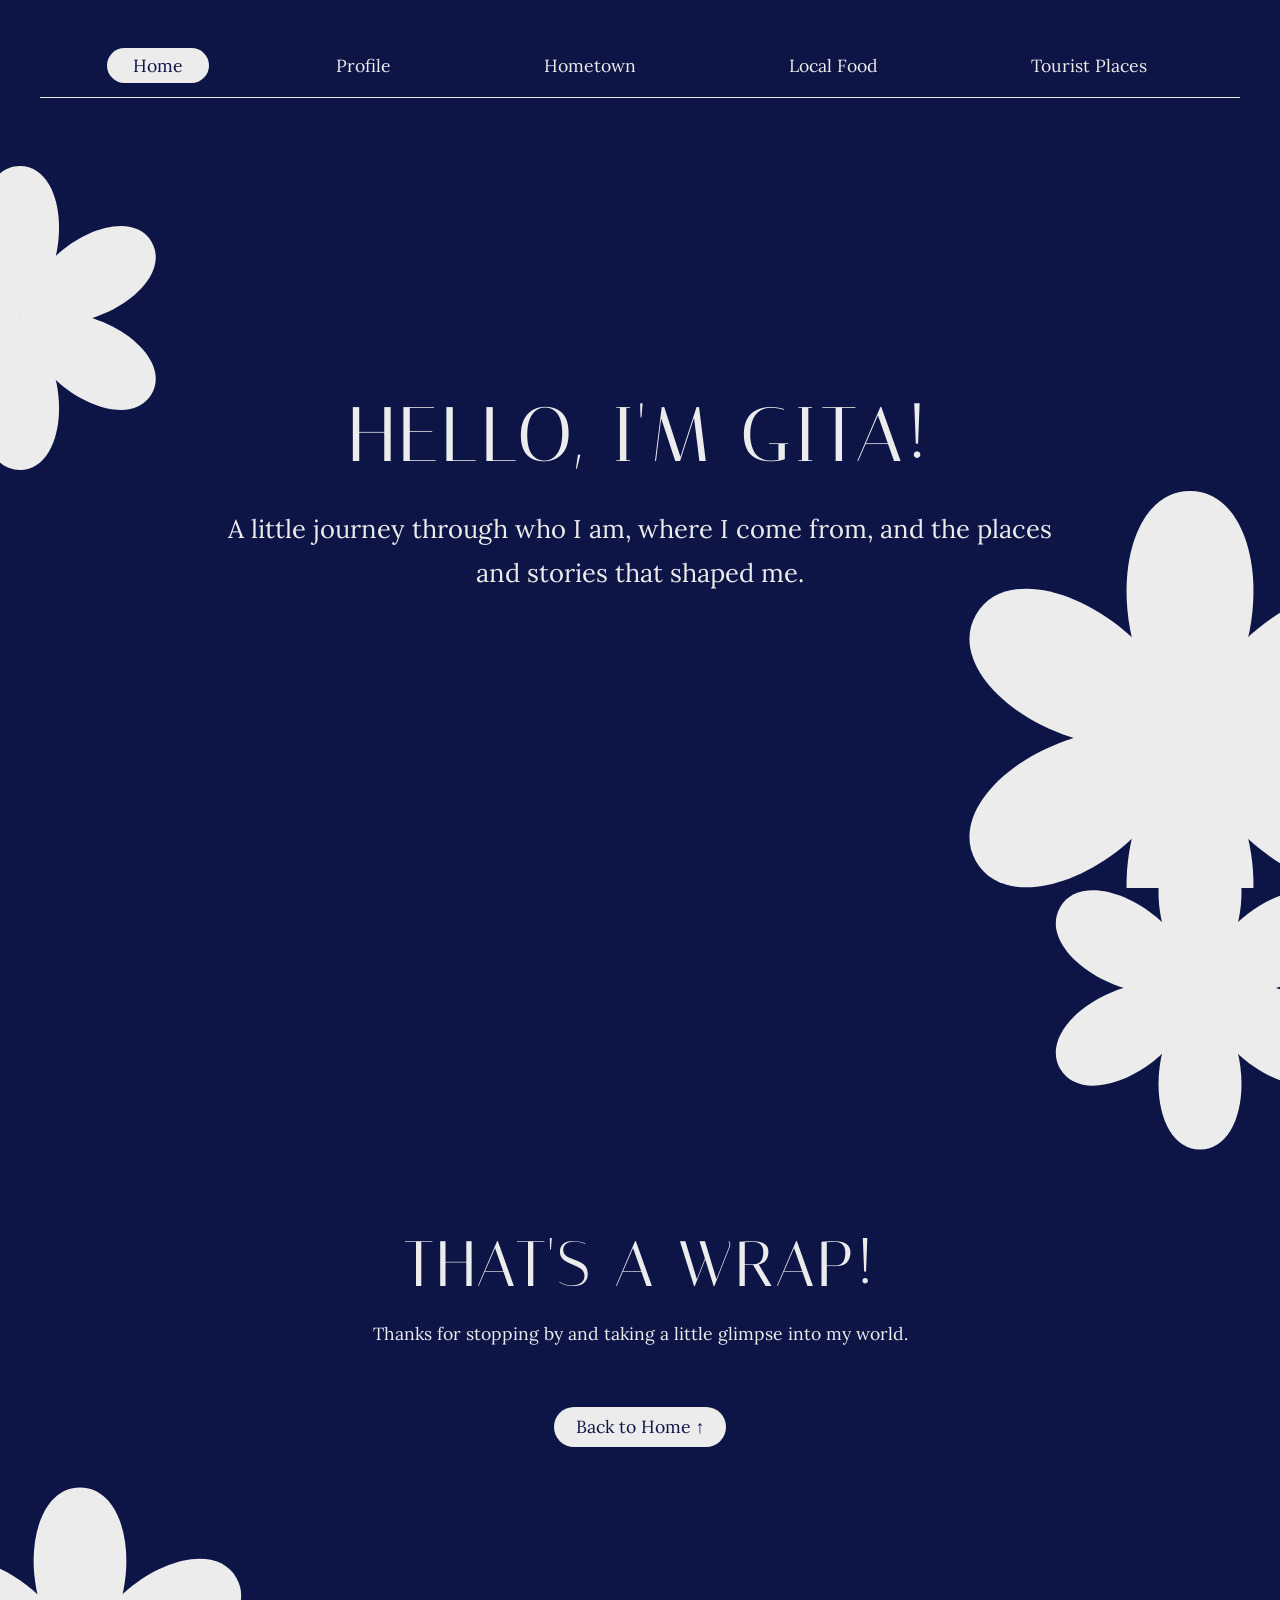
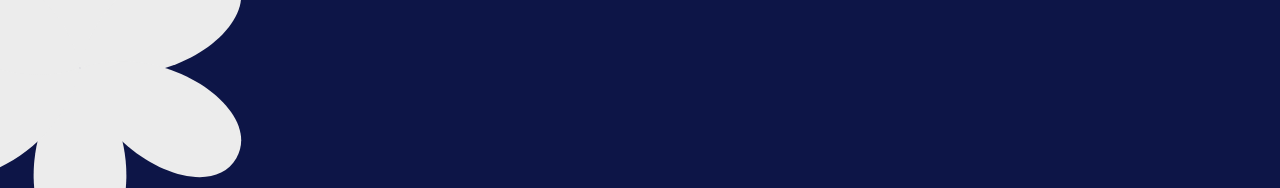
<file: quiz1/index.html>
<!DOCTYPE html>
<html lang="en">
<head>
<meta charset="UTF-8">
<meta name="viewport" content="width=device-width, initial-scale=1">
<title>Home | Gita</title>
<link rel="preconnect" href="https://fonts.googleapis.com">
<link rel="stylesheet" href="https://fonts.googleapis.com/css2?family=Italiana&family=Lora:ital,wght@0,400;0,500;1,400&display=swap">
<link rel="stylesheet" href="./style.css">
</head>
<body class="dark">
<nav id="nav" data-base="./" data-page="home"></nav>
<main id="top">
<section class="hero dark"><h1 class="display xl">Hello, I'm Gita!</h1>
<p class="lead">A little journey through who I am, where I come from, and the places and stories that shaped me.</p>
<svg class="flower f-tl" viewBox="-100 -100 200 200" aria-hidden="true"><g fill="#ececec"><path transform="rotate(0)" d="M0 0C-35 -30 -30 -95 0 -95C30 -95 35 -30 0 0Z"/><path transform="rotate(60)" d="M0 0C-35 -30 -30 -95 0 -95C30 -95 35 -30 0 0Z"/><path transform="rotate(120)" d="M0 0C-35 -30 -30 -95 0 -95C30 -95 35 -30 0 0Z"/><path transform="rotate(180)" d="M0 0C-35 -30 -30 -95 0 -95C30 -95 35 -30 0 0Z"/><path transform="rotate(240)" d="M0 0C-35 -30 -30 -95 0 -95C30 -95 35 -30 0 0Z"/><path transform="rotate(300)" d="M0 0C-35 -30 -30 -95 0 -95C30 -95 35 -30 0 0Z"/></g></svg><svg class="flower f-br" viewBox="-100 -100 200 200" aria-hidden="true"><g fill="#ececec"><path transform="rotate(0)" d="M0 0C-35 -30 -30 -95 0 -95C30 -95 35 -30 0 0Z"/><path transform="rotate(60)" d="M0 0C-35 -30 -30 -95 0 -95C30 -95 35 -30 0 0Z"/><path transform="rotate(120)" d="M0 0C-35 -30 -30 -95 0 -95C30 -95 35 -30 0 0Z"/><path transform="rotate(180)" d="M0 0C-35 -30 -30 -95 0 -95C30 -95 35 -30 0 0Z"/><path transform="rotate(240)" d="M0 0C-35 -30 -30 -95 0 -95C30 -95 35 -30 0 0Z"/><path transform="rotate(300)" d="M0 0C-35 -30 -30 -95 0 -95C30 -95 35 -30 0 0Z"/></g></svg></section>
<section class="wrap dark"><h2 class="display">That's a wrap!</h2><p>Thanks for stopping by and taking a little glimpse into my world.</p><a class="pill" href="#top" id="toTop">Back to Home &uarr;</a><svg class="flower f-tr" viewBox="-100 -100 200 200" aria-hidden="true"><g fill="#ececec"><path transform="rotate(0)" d="M0 0C-35 -30 -30 -95 0 -95C30 -95 35 -30 0 0Z"/><path transform="rotate(60)" d="M0 0C-35 -30 -30 -95 0 -95C30 -95 35 -30 0 0Z"/><path transform="rotate(120)" d="M0 0C-35 -30 -30 -95 0 -95C30 -95 35 -30 0 0Z"/><path transform="rotate(180)" d="M0 0C-35 -30 -30 -95 0 -95C30 -95 35 -30 0 0Z"/><path transform="rotate(240)" d="M0 0C-35 -30 -30 -95 0 -95C30 -95 35 -30 0 0Z"/><path transform="rotate(300)" d="M0 0C-35 -30 -30 -95 0 -95C30 -95 35 -30 0 0Z"/></g></svg><svg class="flower f-bl" viewBox="-100 -100 200 200" aria-hidden="true"><g fill="#ececec"><path transform="rotate(0)" d="M0 0C-35 -30 -30 -95 0 -95C30 -95 35 -30 0 0Z"/><path transform="rotate(60)" d="M0 0C-35 -30 -30 -95 0 -95C30 -95 35 -30 0 0Z"/><path transform="rotate(120)" d="M0 0C-35 -30 -30 -95 0 -95C30 -95 35 -30 0 0Z"/><path transform="rotate(180)" d="M0 0C-35 -30 -30 -95 0 -95C30 -95 35 -30 0 0Z"/><path transform="rotate(240)" d="M0 0C-35 -30 -30 -95 0 -95C30 -95 35 -30 0 0Z"/><path transform="rotate(300)" d="M0 0C-35 -30 -30 -95 0 -95C30 -95 35 -30 0 0Z"/></g></svg></section></main>
<script src="./script.js"></script>
</body>
</html>
</file>
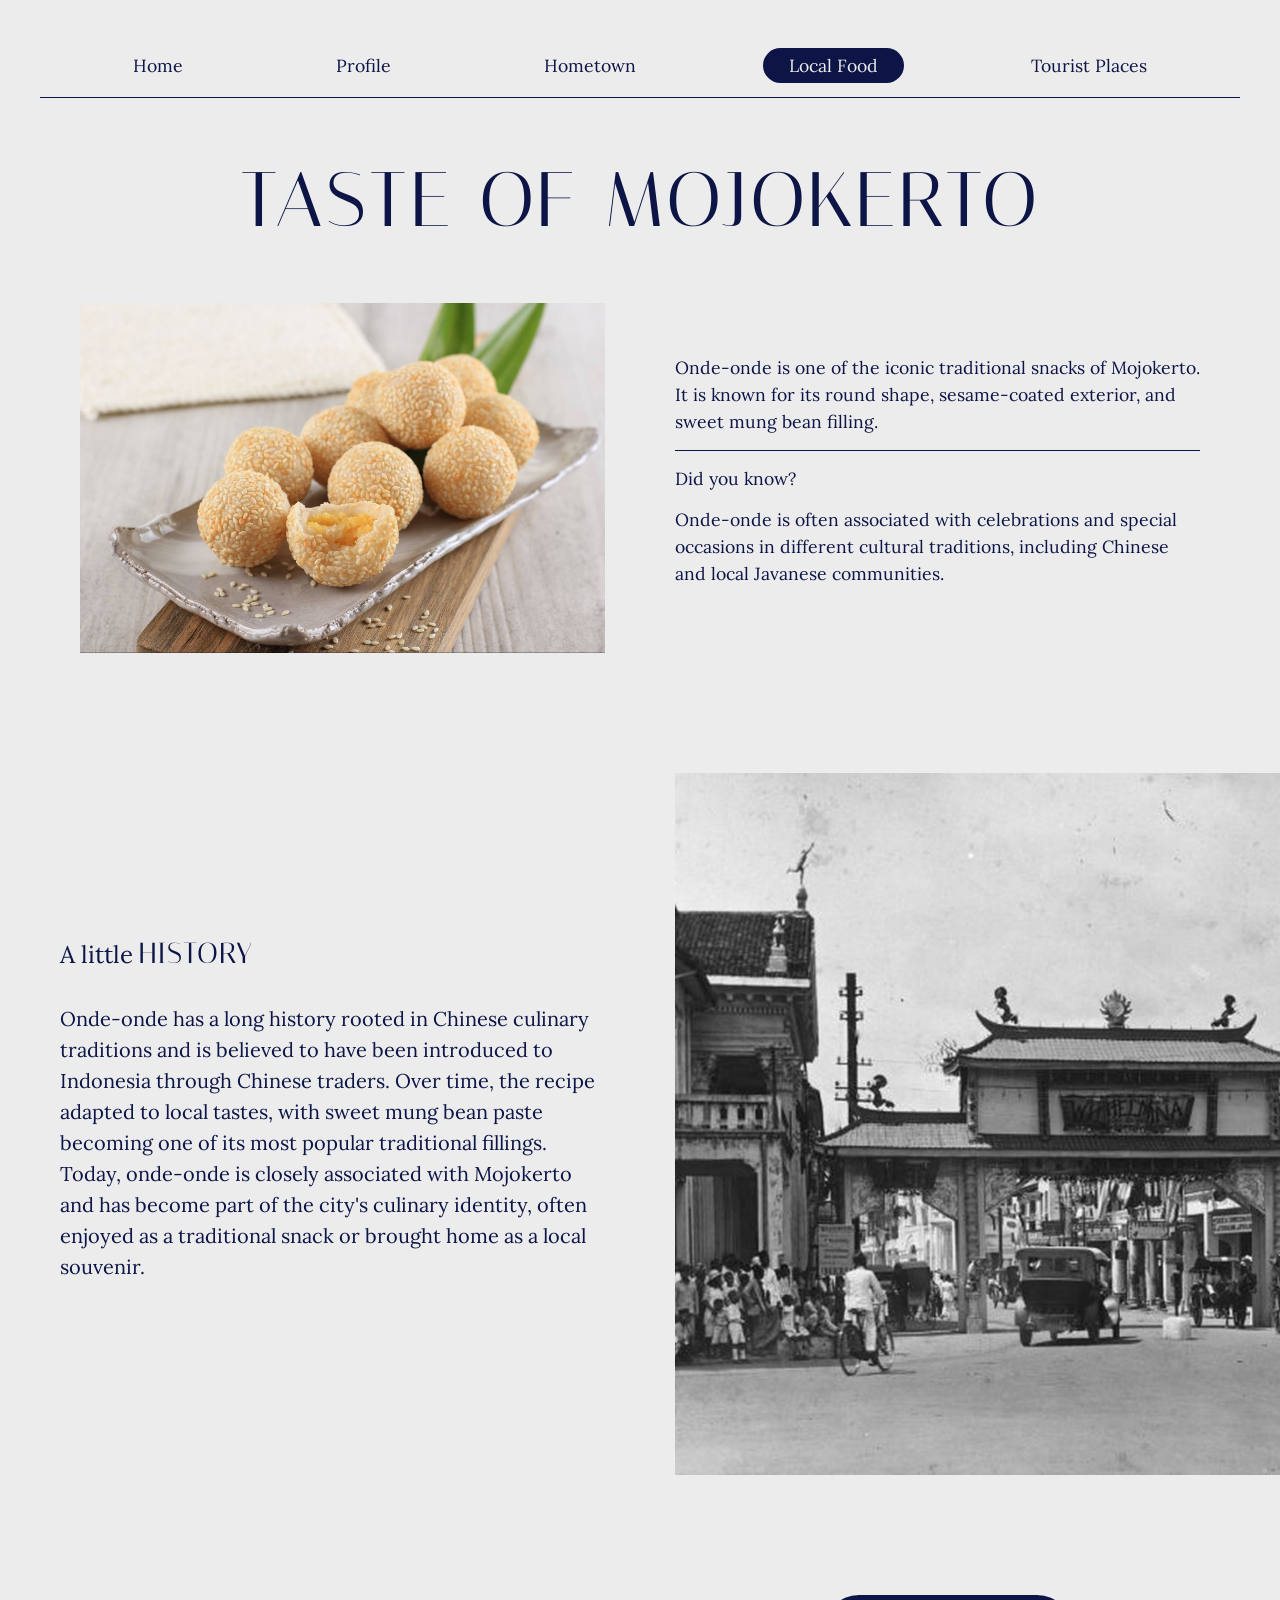
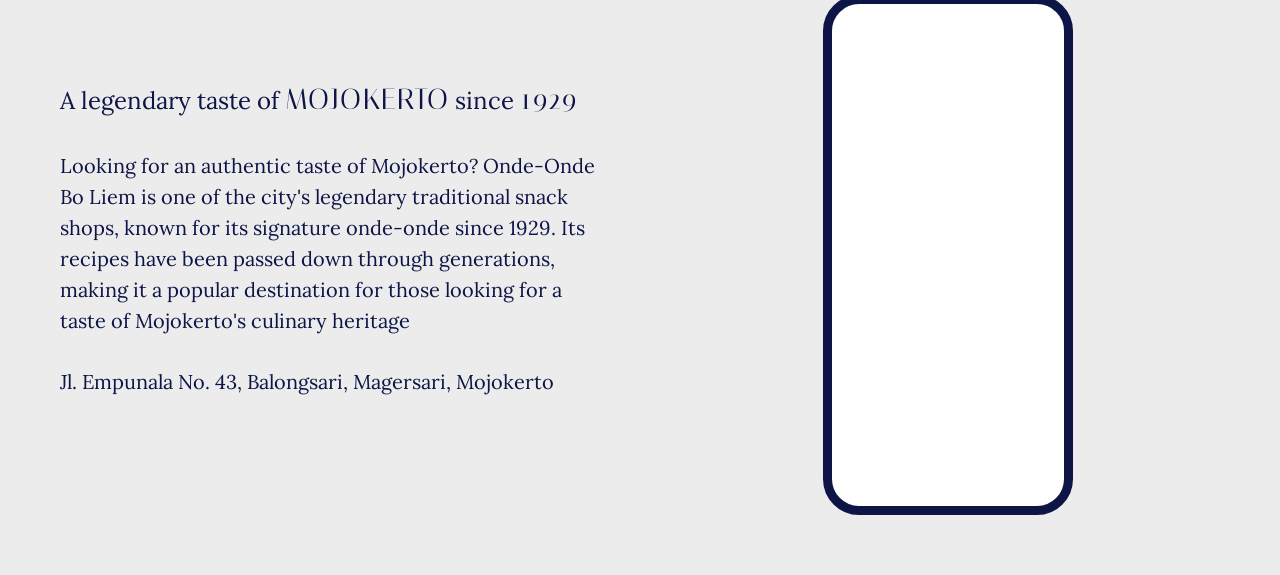
<file: quiz1/food/index.html>
<!DOCTYPE html>
<html lang="en">
<head>
<meta charset="UTF-8">
<meta name="viewport" content="width=device-width, initial-scale=1">
<title>Local Food | Gita</title>
<link rel="preconnect" href="https://fonts.googleapis.com">
<link rel="stylesheet" href="https://fonts.googleapis.com/css2?family=Italiana&family=Lora:ital,wght@0,400;0,500;1,400&display=swap">
<link rel="stylesheet" href="../style.css">
</head>
<body class="">
<nav id="nav" data-base="../" data-page="food"></nav>
<main>
<section class="food1"><h1 class="display xl center">Taste of Mojokerto</h1>
<div class="cols"><img class="photo" src="../assets/onde-onde.jpg" alt="Onde-onde">
<div class="text"><p>Onde-onde is one of the iconic traditional snacks of Mojokerto. It is known for its round shape, sesame-coated exterior, and sweet mung bean filling.</p><hr><p>Did you know?</p><p>Onde-onde is often associated with celebrations and special occasions in different cultural traditions, including Chinese and local Javanese communities.</p></div></div></section>
<section class="cols food2"><div class="text"><h2 class="sub">A little <span class="display">History</span></h2>
<p>Onde-onde has a long history rooted in Chinese culinary traditions and is believed to have been introduced to Indonesia through Chinese traders. Over time, the recipe adapted to local tastes, with sweet mung bean paste becoming one of its most popular traditional fillings. Today, onde-onde is closely associated with Mojokerto and has become part of the city's culinary identity, often enjoyed as a traditional snack or brought home as a local souvenir.</p></div>
<img class="photo bleed" src="../assets/history.jpg" alt="Old Mojokerto street with a gate"></section>
<section class="cols food3"><div class="text"><h2 class="sub">A legendary taste of <span class="display">Mojokerto</span> since <span class="display">1929</span></h2>
<p>Looking for an authentic taste of Mojokerto? Onde-Onde Bo Liem is one of the city's legendary traditional snack shops, known for its signature onde-onde since 1929. Its recipes have been passed down through generations, making it a popular destination for those looking for a taste of Mojokerto's culinary heritage</p>
<p>Jl. Empunala No. 43, Balongsari, Magersari, Mojokerto</p></div>
<div class="phone"><iframe title="Map of Onde-Onde Bo Liem" loading="lazy" src="https://maps.google.com/maps?q=Onde-Onde+Bo+Liem+Jl.+Empunala+43+Mojokerto&output=embed"></iframe></div></section></main>
<script src="../script.js"></script>
</body>
</html>
</file>
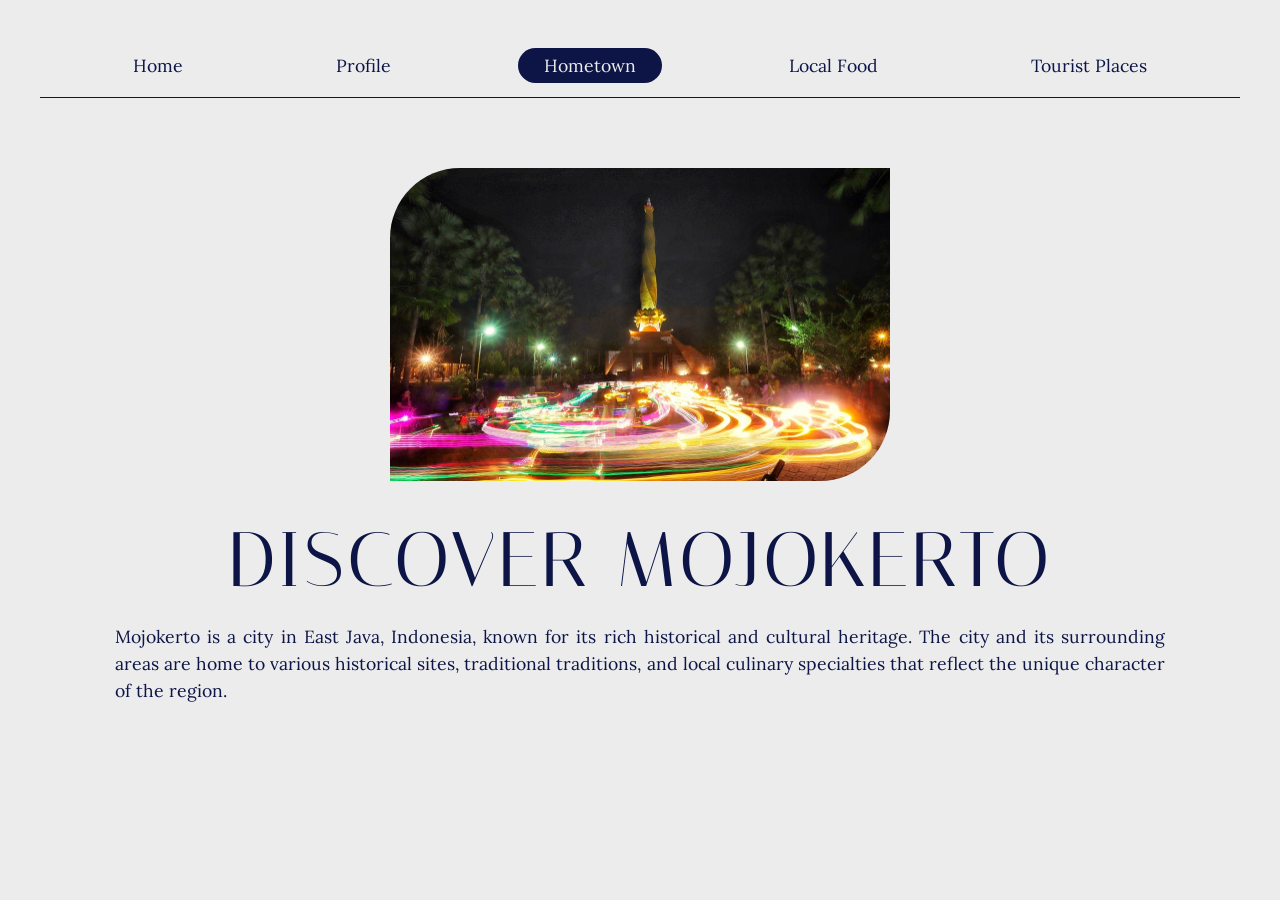
<file: quiz1/hometown/index.html>
<!DOCTYPE html>
<html lang="en">
<head>
<meta charset="UTF-8">
<meta name="viewport" content="width=device-width, initial-scale=1">
<title>Hometown | Gita</title>
<link rel="preconnect" href="https://fonts.googleapis.com">
<link rel="stylesheet" href="https://fonts.googleapis.com/css2?family=Italiana&family=Lora:ital,wght@0,400;0,500;1,400&display=swap">
<link rel="stylesheet" href="../style.css">
</head>
<body class="">
<nav id="nav" data-base="../" data-page="hometown"></nav>
<main><section class="center hometown">
<img class="shape" src="../assets/hometown.jpg" alt="Mojokerto monument at night">
<h1 class="display xl">Discover Mojokerto</h1>
<p class="body just">Mojokerto is a city in East Java, Indonesia, known for its rich historical and cultural heritage. The city and its surrounding areas are home to various historical sites, traditional traditions, and local culinary specialties that reflect the unique character of the region.</p></section></main>
<script src="../script.js"></script>
</body>
</html>
</file>
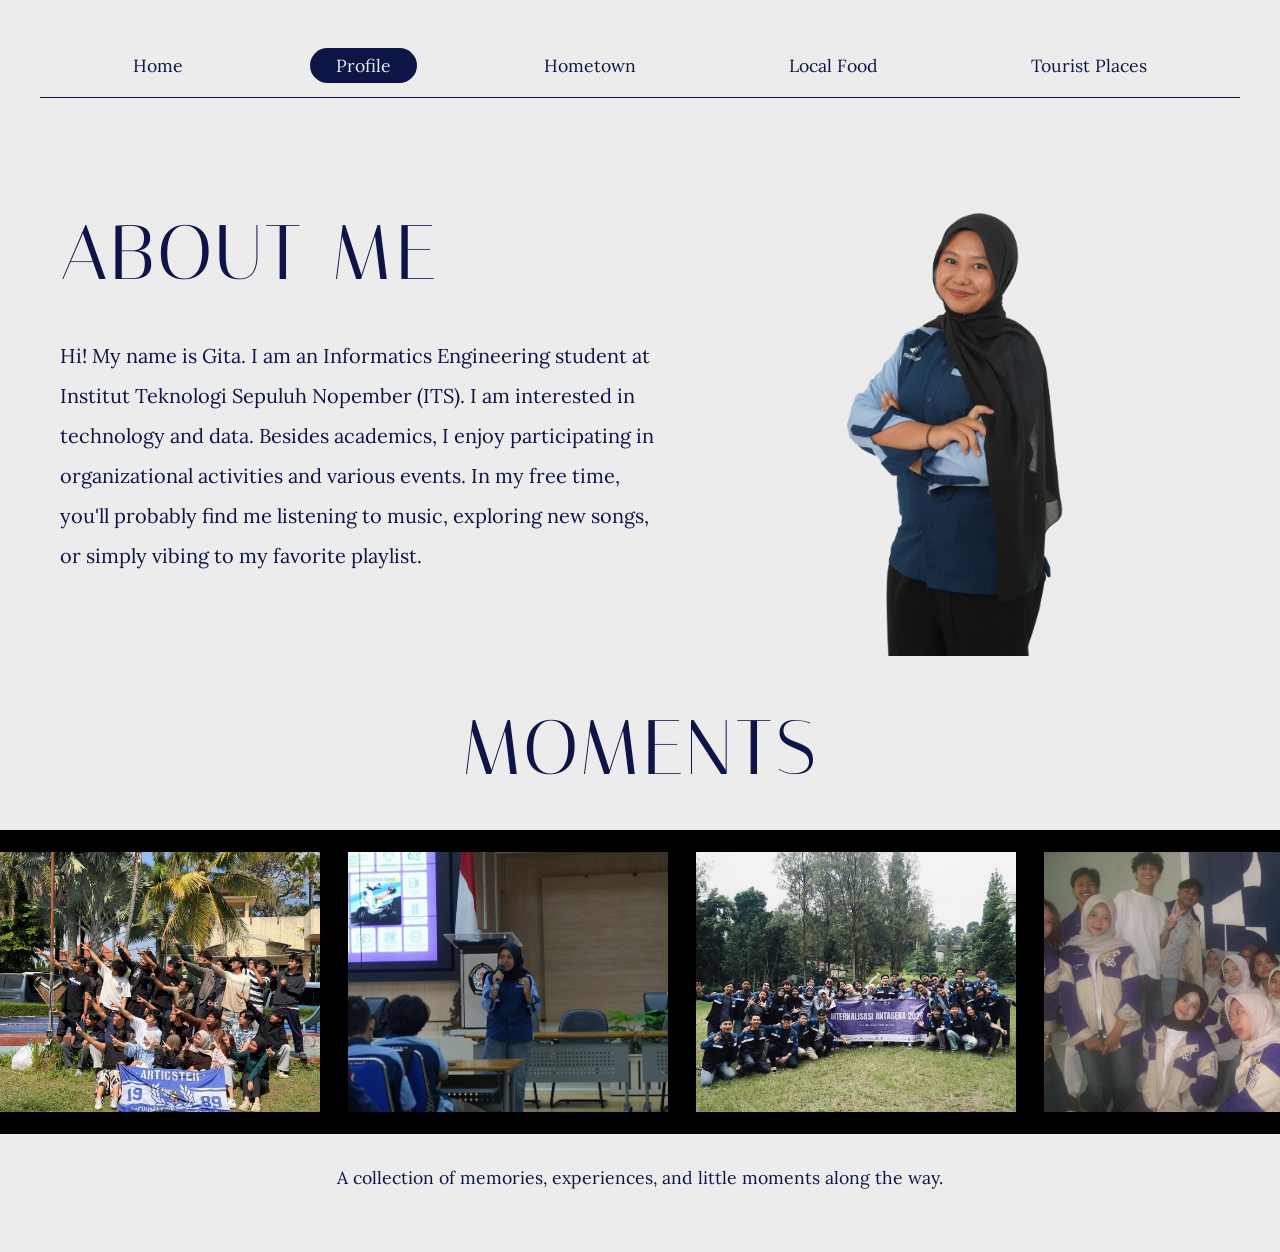
<file: quiz1/profile/index.html>
<!DOCTYPE html>
<html lang="en">
<head>
<meta charset="UTF-8">
<meta name="viewport" content="width=device-width, initial-scale=1">
<title>Profile | Gita</title>
<link rel="preconnect" href="https://fonts.googleapis.com">
<link rel="stylesheet" href="https://fonts.googleapis.com/css2?family=Italiana&family=Lora:ital,wght@0,400;0,500;1,400&display=swap">
<link rel="stylesheet" href="../style.css">
</head>
<body class="">
<nav id="nav" data-base="../" data-page="profile"></nav>
<main>
<section class="split about"><div><h1 class="display xl">About me</h1>
<p class="body">Hi! My name is Gita. I am an Informatics Engineering student at Institut Teknologi Sepuluh Nopember (ITS). I am interested in technology and data. Besides academics, I enjoy participating in organizational activities and various events. In my free time, you'll probably find me listening to music, exploring new songs, or simply vibing to my favorite playlist.</p></div>
<img class="portrait" src="../assets/gita.png" alt="Portrait of Gita"></section>
<section class="moments"><h2 class="display xl">Moments</h2>
<div class="film"><div class="track"><figure><img src="../assets/moment1.jpg" alt="Moment 1"></figure><figure><img src="../assets/moment2.jpg" alt="Moment 2"></figure><figure><img src="../assets/moment3.jpg" alt="Moment 3"></figure><figure><img src="../assets/moment4.jpg" alt="Moment 4"></figure><figure><img src="../assets/moment1.jpg" alt="Moment 1"></figure><figure><img src="../assets/moment2.jpg" alt="Moment 2"></figure><figure><img src="../assets/moment3.jpg" alt="Moment 3"></figure><figure><img src="../assets/moment4.jpg" alt="Moment 4"></figure></div></div>
<p class="center">A collection of memories, experiences, and little moments along the way.</p></section></main>
<script src="../script.js"></script>
</body>
</html>
</file>
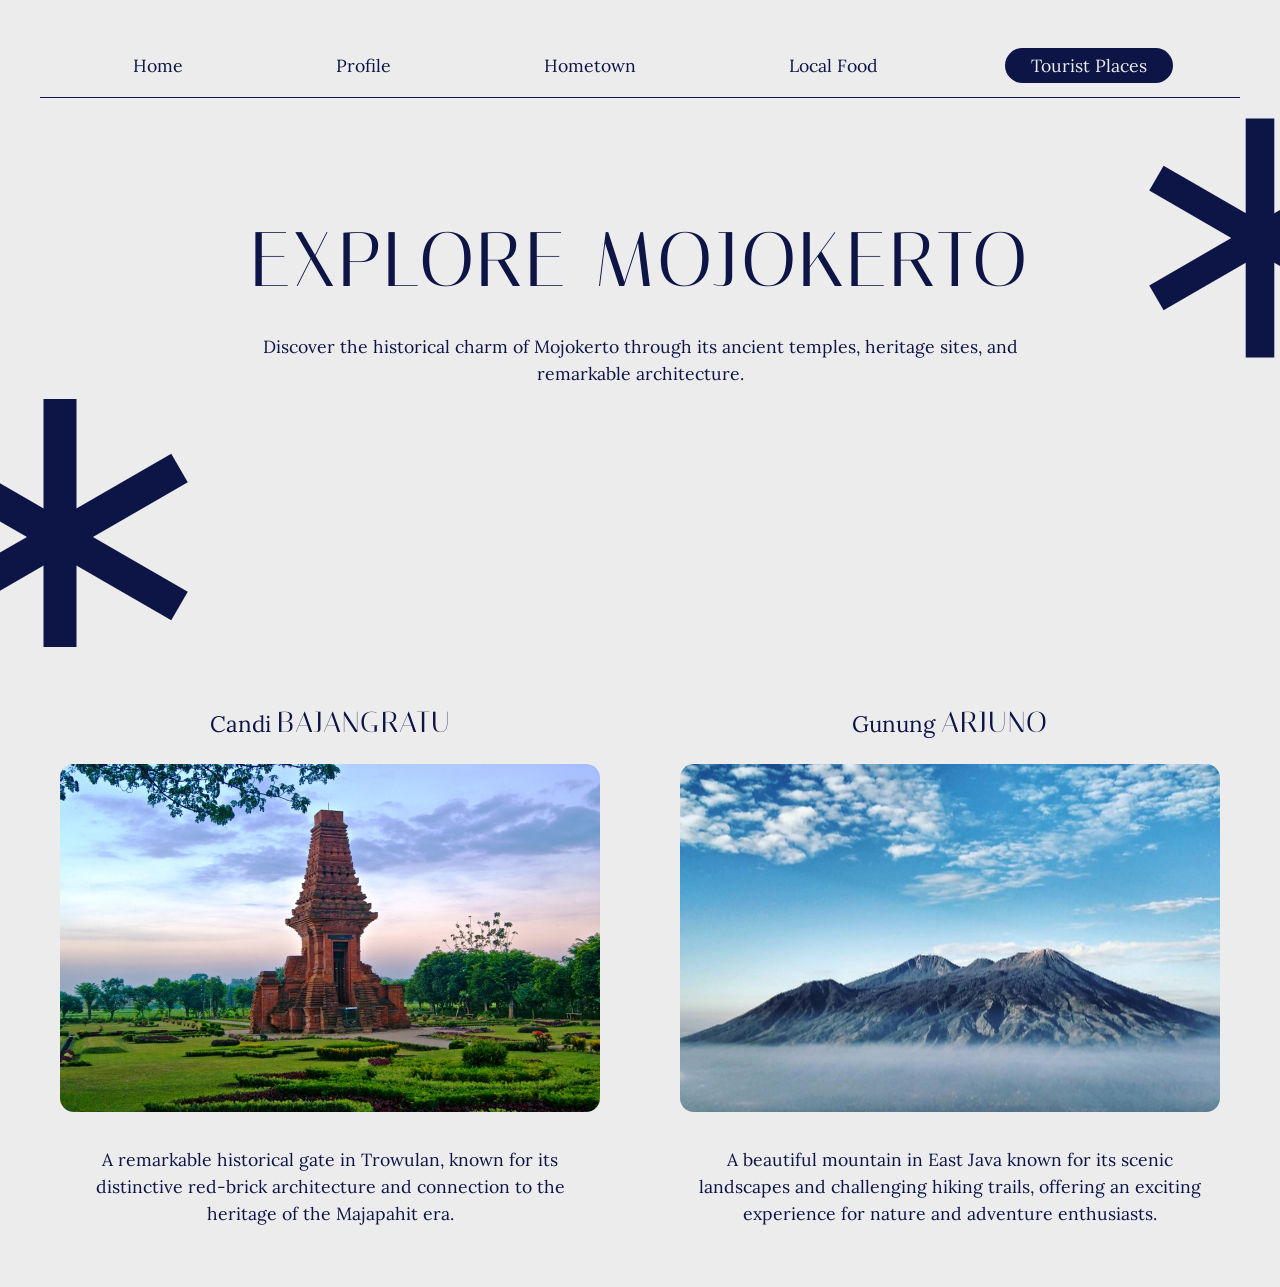
<file: quiz1/tourist/index.html>
<!DOCTYPE html>
<html lang="en">
<head>
<meta charset="UTF-8">
<meta name="viewport" content="width=device-width, initial-scale=1">
<title>Tourist Places | Gita</title>
<link rel="preconnect" href="https://fonts.googleapis.com">
<link rel="stylesheet" href="https://fonts.googleapis.com/css2?family=Italiana&family=Lora:ital,wght@0,400;0,500;1,400&display=swap">
<link rel="stylesheet" href="../style.css">
</head>
<body class="">
<nav id="nav" data-base="../" data-page="tourist"></nav>
<main>
<section class="center thero"><h1 class="display xl">Explore Mojokerto</h1><p class="body">Discover the historical charm of Mojokerto through its ancient temples, heritage sites, and remarkable architecture.</p><svg class="ast a-l" viewBox="-100 -100 200 200" aria-hidden="true"><g stroke="#0d1547" stroke-width="22"><line x1="0" y1="0" x2="0" y2="-92" transform="rotate(0)"/><line x1="0" y1="0" x2="0" y2="-92" transform="rotate(60)"/><line x1="0" y1="0" x2="0" y2="-92" transform="rotate(120)"/><line x1="0" y1="0" x2="0" y2="-92" transform="rotate(180)"/><line x1="0" y1="0" x2="0" y2="-92" transform="rotate(240)"/><line x1="0" y1="0" x2="0" y2="-92" transform="rotate(300)"/></g></svg><svg class="ast a-r" viewBox="-100 -100 200 200" aria-hidden="true"><g stroke="#0d1547" stroke-width="22"><line x1="0" y1="0" x2="0" y2="-92" transform="rotate(0)"/><line x1="0" y1="0" x2="0" y2="-92" transform="rotate(60)"/><line x1="0" y1="0" x2="0" y2="-92" transform="rotate(120)"/><line x1="0" y1="0" x2="0" y2="-92" transform="rotate(180)"/><line x1="0" y1="0" x2="0" y2="-92" transform="rotate(240)"/><line x1="0" y1="0" x2="0" y2="-92" transform="rotate(300)"/></g></svg></section>
<section class="cards">
<article><h2 class="sub">Candi <span class="display">Bajangratu</span></h2><img src="../assets/bajangratu.jpg" alt="Candi Bajangratu"><p>A remarkable historical gate in Trowulan, known for its distinctive red-brick architecture and connection to the heritage of the Majapahit era.</p></article>
<article><h2 class="sub">Gunung <span class="display">Arjuno</span></h2><img src="../assets/arjuno.jpg" alt="Gunung Arjuno"><p>A beautiful mountain in East Java known for its scenic landscapes and challenging hiking trails, offering an exciting experience for nature and adventure enthusiasts.</p></article></section></main>
<script src="../script.js"></script>
</body>
</html>
</file>
<file: quiz1/style.css>
*{box-sizing:border-box;margin:0}
:root{--navy:#0d1547;--paper:#ececec}
html{scroll-behavior:smooth}
body{background:var(--paper);color:var(--navy);font-family:'Lora',serif;line-height:1.55;font-size:1.1rem;overflow-x:hidden}
.display{font-family:'Italiana',serif;font-weight:400;text-transform:uppercase;letter-spacing:.04em;line-height:1.1}
.xl{font-size:clamp(2.6rem,6vw,5rem)}.center{text-align:center}.just{text-align:justify}
nav{max-width:1200px;margin:0 auto;padding:48px 20px 14px;display:flex;justify-content:space-around;flex-wrap:wrap;gap:8px;border-bottom:1px solid currentColor;position:relative;z-index:5}
nav a{color:inherit;text-decoration:none;padding:4px 26px;border-radius:99px;transition:background .2s,color .2s}
nav a:hover{background:rgba(13,21,71,.1)}
nav a.on{background:var(--navy);color:var(--paper)}
body.dark{background:var(--navy);color:var(--paper)}
body.dark nav a.on{background:var(--paper);color:var(--navy)}
body.dark nav a:hover{background:rgba(255,255,255,.15)}
.dark{background:var(--navy);color:var(--paper)}
.flower{position:absolute;pointer-events:none}
.f-tl{left:-140px;top:60px;width:320px}.f-br{right:-170px;bottom:-110px;width:520px}
.f-tr{right:-90px;top:-70px;width:340px}.f-bl{left:-110px;bottom:-70px;width:380px}
.hero{min-height:calc(100vh - 110px);display:grid;place-content:center;text-align:center;padding:40px 20px;position:relative;overflow:hidden;gap:30px}
.hero .lead{max-width:860px;font-size:1.6rem;line-height:1.7}
.wrap{min-height:100vh;display:grid;place-content:center;justify-items:center;text-align:center;gap:20px;padding:40px 20px;position:relative;overflow:hidden}
.wrap h2{font-size:clamp(2.4rem,5vw,4rem)}
.pill{display:inline-block;padding:6px 22px;border-radius:99px;text-decoration:none;color:var(--navy);background:var(--paper);margin-top:40px}
.split,.cols,.cards,.hometown,.thero{max-width:1200px;margin:0 auto;padding:60px 20px}
.about{display:grid;grid-template-columns:1.2fr 1fr;gap:40px;align-items:end;padding-bottom:0}
.about h1{margin-bottom:40px}.about .body{font-size:1.25rem;line-height:2;padding-bottom:80px}
.portrait{width:100%;max-width:560px;justify-self:center;display:block}
.moments{padding:50px 0 60px;text-align:center}
.film{margin:40px 0 30px;background:#000;overflow:hidden}
.track{display:flex;gap:28px;width:max-content;padding:22px 0;animation:roll 30s linear infinite}
.film:hover .track{animation-play-state:paused}
.track figure{width:320px;height:260px;background:linear-gradient(#c5e8fb,#eefaff 70%,#8ba300 70%)}
.track img{width:100%;height:100%;object-fit:cover;display:block}
@keyframes roll{to{transform:translateX(-50%)}}
.hometown{padding-top:70px}
.hometown img.shape{width:min(500px,90%);aspect-ratio:1.6;object-fit:cover;border-radius:70px 0 70px 0;background:#cfcfcf;margin-bottom:30px}
.hometown .body{max-width:1050px;margin:20px auto 0}
.cols{display:grid;grid-template-columns:1fr 1fr;gap:70px;align-items:center}
.photo{width:100%;background:#cfcfcf;min-height:240px;object-fit:cover}
.food1 h1{padding-top:60px}
.food1 .text hr{margin:14px 0;border:0;border-top:1px solid var(--navy)}
.food1 .text p{margin-bottom:14px}
.food1{max-width:1200px;margin:0 auto;padding:0 20px}
.sub{font-weight:400;font-size:1.5rem;margin-bottom:30px}.sub .display{font-size:1.8rem}
.food2 .text p,.food3 .text p{font-size:1.25rem;margin-bottom:30px}
.bleed{margin-right:calc(50% - 50vw);width:calc(100% + 50vw - 50%);max-width:none;aspect-ratio:1.3;filter:grayscale(1)}
.phone{border:9px solid var(--navy);border-radius:36px;overflow:hidden;width:250px;height:520px;justify-self:center;background:#fff}
.phone iframe{width:100%;height:100%;border:0}
.thero{position:relative;padding:120px 20px 260px;max-width:none;overflow:hidden}
.thero .body{max-width:760px;margin:30px auto 0}
.ast{position:absolute;width:300px}.a-l{left:-90px;bottom:-40px}.a-r{right:-110px;top:10px;width:260px}
.cards{display:grid;grid-template-columns:1fr 1fr;gap:80px;text-align:center}
.cards img{width:100%;aspect-ratio:1.55;object-fit:cover;border-radius:14px;background:#cfcfcf;margin-bottom:26px}
.cards .sub{font-size:1.4rem;margin-bottom:22px}
@media(max-width:800px){.about,.cols,.cards{grid-template-columns:1fr;gap:36px}.bleed{margin:0;width:100%}nav a{padding:4px 12px;font-size:.95rem}.a-l,.a-r,.f-tl{opacity:.5}.phone{height:420px}}
@media(prefers-reduced-motion:reduce){.track{animation:none}html{scroll-behavior:auto}}
a:focus-visible{outline:3px solid #7b8cff;outline-offset:2px}
</file>
